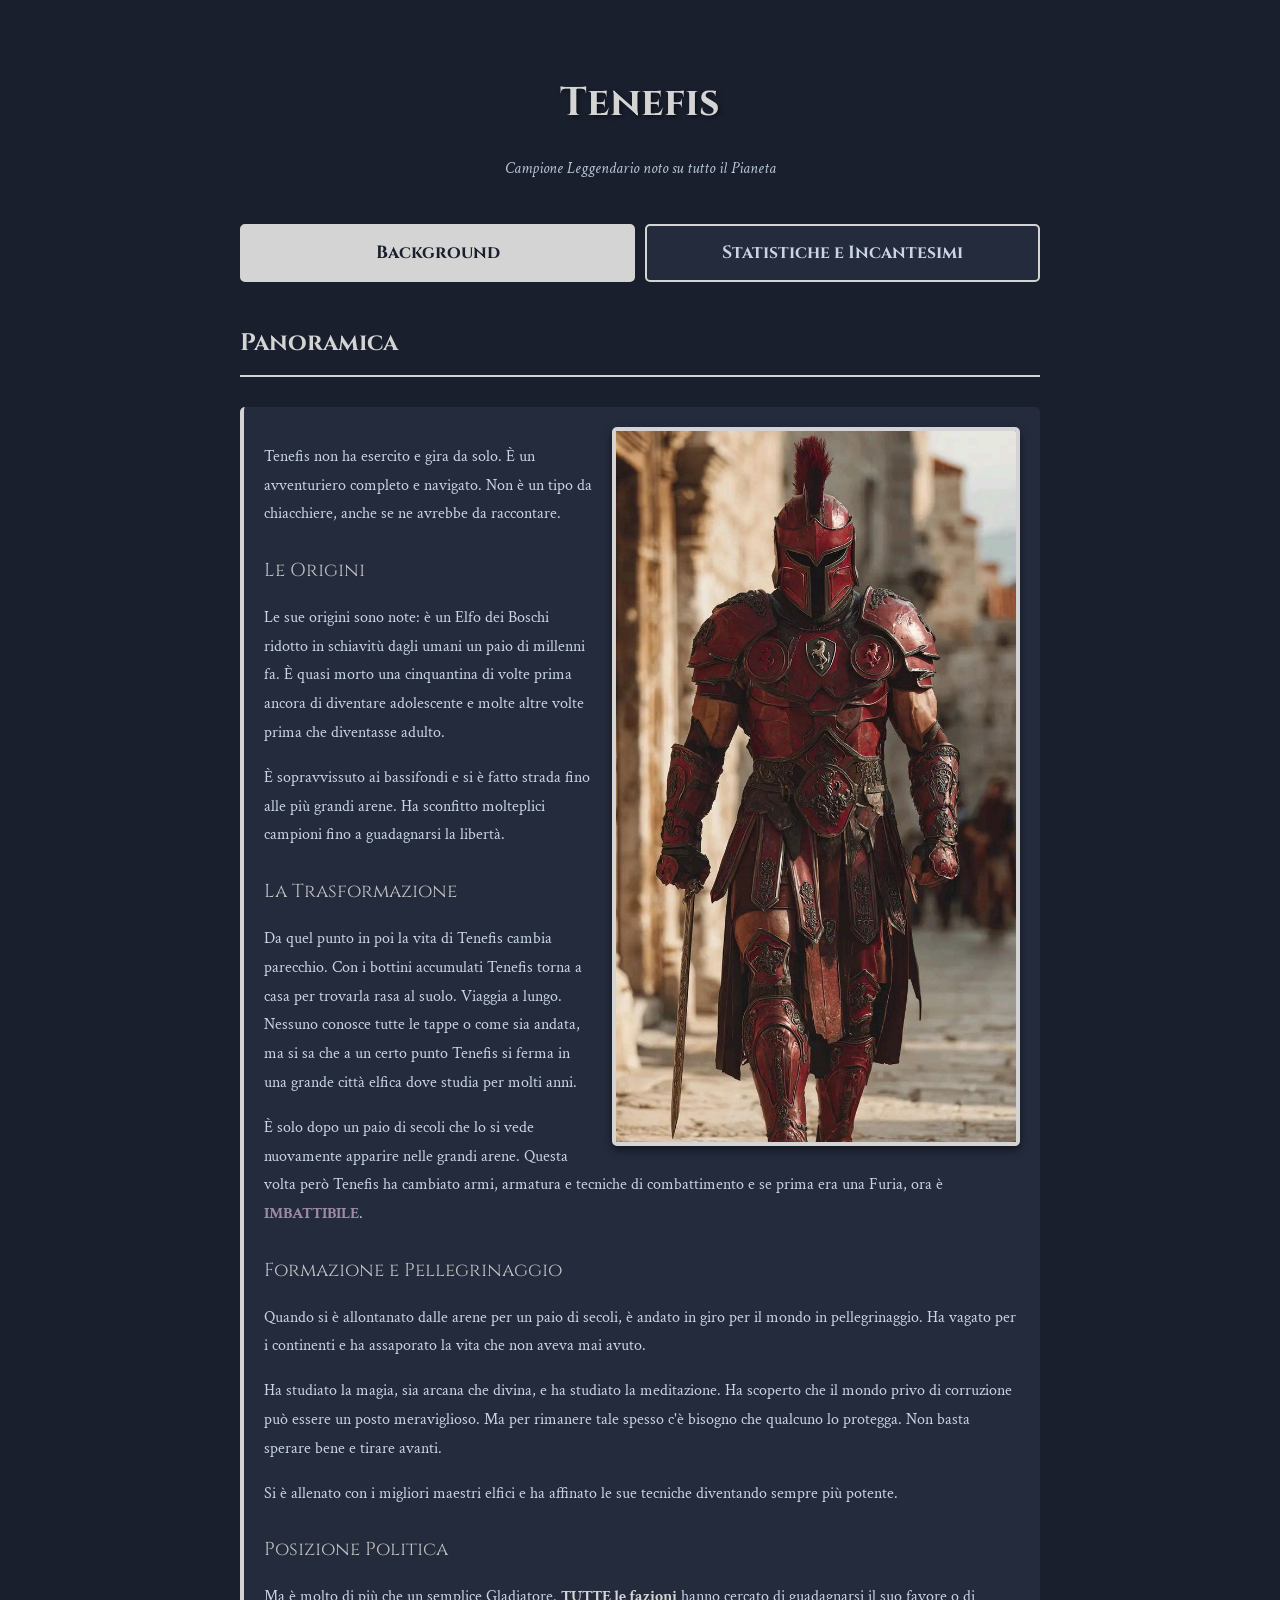
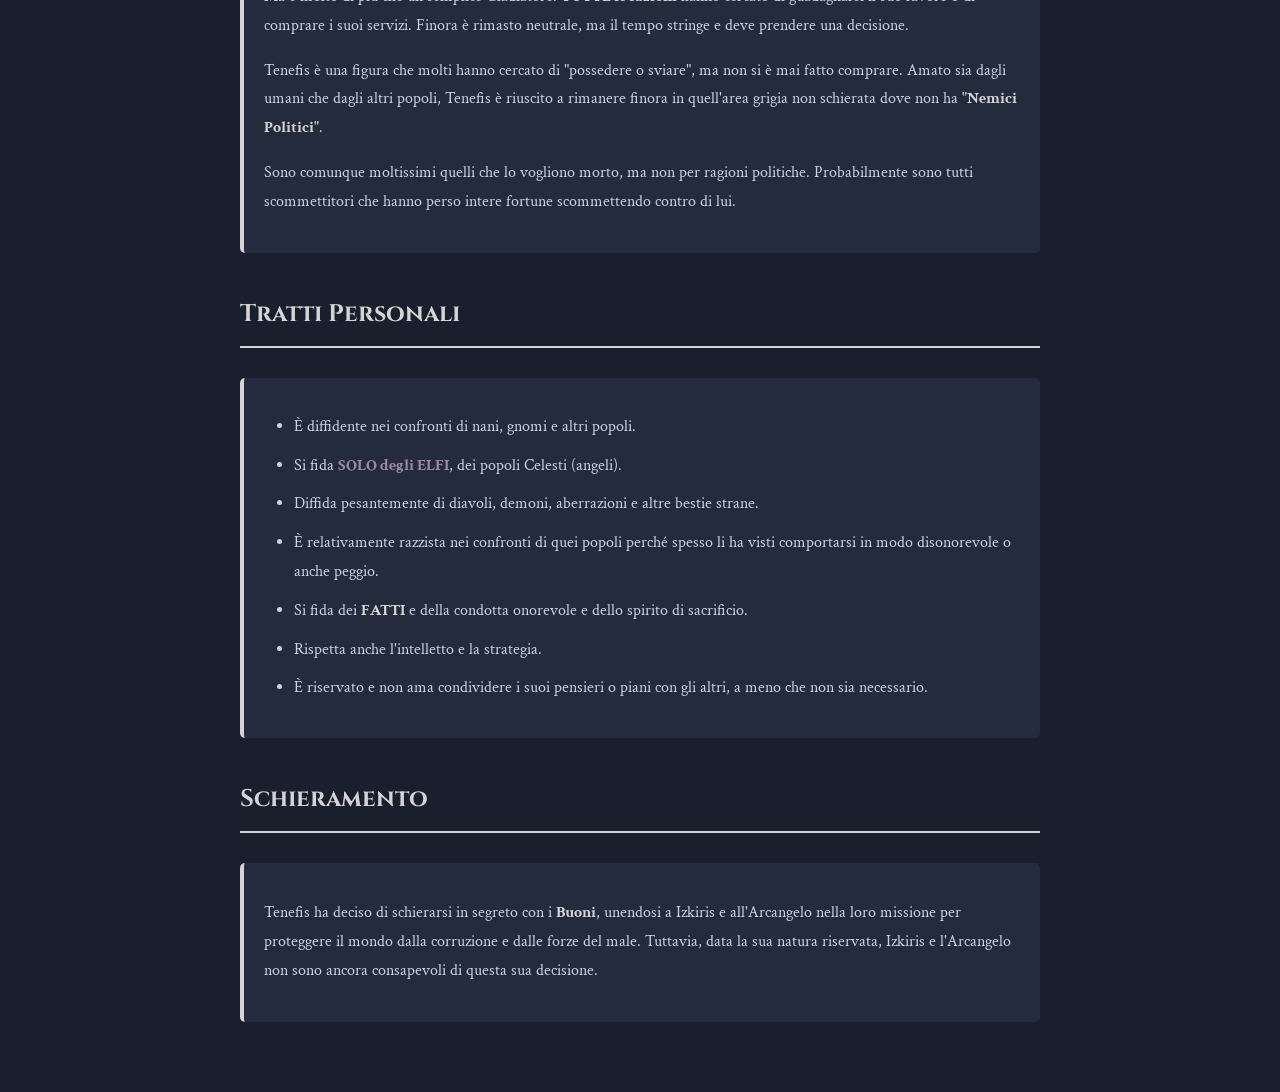
<file: dnd-character/dnd-character.html>
<!DOCTYPE html>
<html lang="it">
<head>
    <meta charset="UTF-8">
    <meta name="viewport" content="width=device-width, initial-scale=1.0">
    <title>Personaggio - Tenefis</title>
    <link rel="preconnect" href="https://fonts.googleapis.com">
    <link rel="preconnect" href="https://fonts.gstatic.com" crossorigin>
    <link href="https://fonts.googleapis.com/css2?family=Cinzel:wght@400;700&family=Crimson+Text:ital,wght@0,400;0,600;1,400&display=swap" rel="stylesheet">
    <style>
        body {
            font-family: 'Crimson Text', serif;
            max-width: 800px;
            margin: 0 auto;
            padding: 40px 20px;
            background-color: #1a1f2e;
            color: #c8d4e6;
            line-height: 1.8;
        }

        h1 {
            color: #d4d4d4;
            text-align: center;
            font-size: 2.5em;
            margin-bottom: 10px;
            text-shadow: 2px 2px 4px rgba(0, 0, 0, 0.5);
            font-family: 'Cinzel', serif;
            font-weight: 700;
        }

        .subtitle {
            text-align: center;
            color: #b8c8d8;
            font-style: italic;
            margin-bottom: 40px;
        }

        h2 {
            color: #d4d4d4;
            border-bottom: 2px solid #d4d4d4;
            padding-bottom: 10px;
            margin-top: 40px;
            font-family: 'Cinzel', serif;
            font-weight: 700;
        }

        h3 {
            color: #c0c0c0;
            margin-top: 25px;
            margin-bottom: 15px;
            font-family: 'Cinzel', serif;
            font-weight: 400;
        }

        .highlight {
            color: #d4d4d4;
            font-weight: bold;
        }

        .secret-section {
            background-color: #242b3d;
            border-left: 4px solid #c9a227;
            padding: 20px;
            margin: 30px 0;
            border-radius: 5px;
        }

        .secret-title {
            color: #c9a227;
            font-weight: bold;
            margin-bottom: 15px;
        }

        .choice {
            margin: 15px 0;
            padding: 10px;
            background-color: #2d354a;
            border-radius: 5px;
        }

        .choice-title {
            color: #c0c0c0;
            font-weight: bold;
        }

        .trait-section {
            background-color: #242b3d;
            border-left: 4px solid #d4d4d4;
            padding: 20px;
            margin: 30px 0;
            border-radius: 5px;
        }

        ul {
            margin: 15px 0;
            padding-left: 30px;
        }

        li {
            margin: 10px 0;
        }

        .emphasis {
            color: #9c8aa5;
            font-weight: bold;
        }

        .portrait {
            float: right;
            margin: 0 0 20px 20px;
            max-width: 400px;
            border: 4px solid #d4d4d4;
            border-radius: 5px;
            box-shadow: 0 4px 8px rgba(0, 0, 0, 0.5);
        }

        .tab-container {
            margin-top: 30px;
        }

        .tab-buttons {
            display: flex;
            gap: 10px;
            margin-bottom: 20px;
        }

        .tab-button {
            flex: 1;
            padding: 15px 20px;
            background-color: #242b3d;
            color: #c8d4e6;
            border: 2px solid #d4d4d4;
            border-radius: 5px;
            cursor: pointer;
            font-family: 'Cinzel', serif;
            font-weight: 700;
            font-size: 1.1em;
            transition: all 0.3s ease;
        }

        .tab-button:hover {
            background-color: #2d354a;
        }

        .tab-button.active {
            background-color: #d4d4d4;
            color: #1a1f2e;
        }

        .tab-content {
            display: none;
        }

        .tab-content.active {
            display: block;
        }

        .stats-subsections {
            display: flex;
            gap: 20px;
            margin-top: 20px;
            align-items: stretch;
        }

        .stats-subsection {
            flex: 1;
            display: flex;
            flex-direction: column;
        }

        .stats-subsection .trait-section {
            height: 100%;
            display: flex;
            flex-direction: column;
        }

        .spell-tabs {
            display: flex;
            flex-wrap: wrap;
            gap: 10px;
            margin-bottom: 20px;
        }

        .spell-tab-button {
            flex: 1;
            min-width: 150px;
            padding: 10px 15px;
            background-color: #242b3d;
            color: #c8d4e6;
            border: 2px solid #d4d4d4;
            border-radius: 5px;
            cursor: pointer;
            font-family: 'Cinzel', serif;
            font-weight: 700;
            font-size: 0.9em;
            transition: all 0.3s ease;
        }

        .spell-tab-button:hover {
            background-color: #2d354a;
        }

        .spell-tab-button.active {
            background-color: #d4d4d4;
            color: #1a1f2e;
        }

        .spell-content {
            display: none;
        }

        .spell-content.active {
            display: block;
        }

        .spell-cards {
            display: grid;
            grid-template-columns: repeat(2, 1fr);
            gap: 20px;
        }

        .spell-card {
            background-color: #242b3d;
            border: 2px solid #d4d4d4;
            border-radius: 5px;
            padding: 20px;
        }

        .spell-level {
            color: #c9a227;
            font-weight: bold;
            margin-bottom: 10px;
            font-family: 'Cinzel', serif;
        }

        .spell-name {
            color: #d4d4d4;
            font-weight: bold;
            font-size: 1.2em;
            margin-bottom: 10px;
            font-family: 'Cinzel', serif;
        }

        .spell-description {
            color: #c8d4e6;
            line-height: 1.6;
        }

        @media (max-width: 768px) {
            .portrait {
                float: none;
                margin: 0 auto 30px auto;
                display: block;
                max-width: 100%;
            }

            .tab-buttons {
                flex-direction: column;
            }

            .stats-subsections {
                flex-direction: column;
            }

            .spell-tabs {
                flex-direction: column;
            }

            .spell-cards {
                grid-template-columns: 1fr;
            }

            body {
                padding: 20px 15px;
            }

            h1 {
                font-size: 2em;
            }

            h2 {
                font-size: 1.5em;
            }
        }
    </style>
</head>
<body>
<h1>Tenefis</h1>
<p class="subtitle">Campione Leggendario noto su tutto il Pianeta</p>

<div class="tab-container">
    <div class="tab-buttons">
        <button class="tab-button active" onclick="showTab('background')">Background</button>
        <button class="tab-button" onclick="showTab('stats')">Statistiche e Incantesimi</button>
    </div>

    <div id="background" class="tab-content active">
        <h2>Panoramica</h2>

        <div class="trait-section">
            <img src="character-pic.jpg" alt="Portrait di Tenefis" class="portrait">
            <p>Tenefis non ha esercito e gira da solo. È un avventuriero completo e navigato. Non è un tipo da chiacchiere,
                anche se ne avrebbe da raccontare.</p>

            <h3>Le Origini</h3>
            <p>Le sue origini sono note: è un Elfo dei Boschi ridotto in schiavitù dagli umani un paio di millenni fa. È quasi
                morto una cinquantina di volte prima ancora di diventare adolescente e molte altre volte prima che diventasse
                adulto.</p>

            <p>È sopravvissuto ai bassifondi e si è fatto strada fino alle più grandi arene. Ha sconfitto molteplici campioni
                fino a guadagnarsi la libertà.</p>

            <h3>La Trasformazione</h3>
            <p>Da quel punto in poi la vita di Tenefis cambia parecchio. Con i bottini accumulati Tenefis torna a casa per
                trovarla rasa al suolo. Viaggia a lungo. Nessuno conosce tutte le tappe o come sia andata, ma si sa che a un
                certo punto Tenefis si ferma in una grande città elfica dove studia per molti anni.</p>

            <p>È solo dopo un paio di secoli che lo si vede nuovamente apparire nelle grandi arene. Questa volta però Tenefis ha
                cambiato armi, armatura e tecniche di combattimento e se prima era una Furia, ora è <span class="emphasis">IMBATTIBILE</span>.
            </p>

            <h3>Formazione e Pellegrinaggio</h3>
            <p>Quando si è allontanato dalle arene per un paio di secoli, è andato in giro per il mondo in pellegrinaggio. Ha
                vagato per i continenti e ha assaporato la vita che non aveva mai avuto.</p>

            <p>Ha studiato la magia, sia arcana che divina, e ha studiato la meditazione. Ha scoperto che il mondo privo di
                corruzione può essere un posto meraviglioso. Ma per rimanere tale spesso c'è bisogno che qualcuno lo protegga.
                Non basta sperare bene e tirare avanti.</p>

            <p>Si è allenato con i migliori maestri elfici e ha affinato le sue tecniche diventando sempre più potente.</p>

            <h3>Posizione Politica</h3>
            <p>Ma è molto di più che un semplice Gladiatore. <span class="highlight">TUTTE le fazioni</span> hanno cercato di
                guadagnarsi il suo favore o di comprare i suoi servizi. Finora è rimasto neutrale, ma il tempo stringe e deve
                prendere una decisione.</p>

            <p>Tenefis è una figura che molti hanno cercato di "possedere o sviare", ma non si è mai fatto comprare. Amato sia
                dagli umani che dagli altri popoli, Tenefis è riuscito a rimanere finora in quell'area grigia non schierata dove
                non ha <span class="highlight">"Nemici Politici"</span>.</p>

            <p>Sono comunque moltissimi quelli che lo vogliono morto, ma non per ragioni politiche. Probabilmente sono tutti
                scommettitori che hanno perso intere fortune scommettendo contro di lui.</p>
        </div>

        <h2>Tratti Personali</h2>

        <div class="trait-section">
            <ul>
                <li>È diffidente nei confronti di nani, gnomi e altri popoli.</li>
                <li>Si fida <span class="emphasis">SOLO degli ELFI</span>, dei popoli Celesti (angeli).</li>
                <li>Diffida pesantemente di diavoli, demoni, aberrazioni e altre bestie strane.</li>
                <li>È relativamente razzista nei confronti di quei popoli perché spesso li ha visti comportarsi in modo
                    disonorevole o anche peggio.
                </li>
                <li>Si fida dei <span class="highlight">FATTI</span> e della condotta onorevole e dello spirito di sacrificio.
                </li>
                <li>Rispetta anche l'intelletto e la strategia.</li>
                <li>È riservato e non ama condividere i suoi pensieri o piani con gli altri, a meno che non sia necessario.</li>
            </ul>
        </div>

        <h2>Schieramento</h2>

        <div class="trait-section">
            <p>Tenefis ha deciso di schierarsi in segreto con i <span class="highlight">Buoni</span>, unendosi a Izkiris e
                all'Arcangelo nella loro missione per proteggere il mondo dalla corruzione e dalle forze del male. Tuttavia,
                data la sua natura riservata, Izkiris e l'Arcangelo non sono ancora consapevoli di questa sua
                decisione.</p>
        </div>
    </div>

    <div id="stats" class="tab-content">
        <h2>Statistiche</h2>

        <div class="stats-subsections">
            <div class="stats-subsection">
                <div class="trait-section">
                    <h3>Info Personaggio</h3>
                    <ul>
                        <li><span class="highlight">Classe:</span> [Inserisci classe]</li>
                        <li><span class="highlight">Livello:</span> [Inserisci livello]</li>
                        <li><span class="highlight">Razza:</span> Elfo dei Boschi</li>
                        <li><span class="highlight">Allineamento:</span> [Inserisci allineamento]</li>
                        <li><span class="highlight">Punti Vita (HP):</span> [Inserisci HP]</li>
                        <li><span class="highlight">Classe Armatura (AC):</span> [Inserisci AC]</li>
                        <li><span class="highlight">Velocità:</span> [Inserisci velocità]</li>
                    </ul>
                </div>
            </div>

            <div class="stats-subsection">
                <div class="trait-section">
                    <h3>Attributi</h3>
                    <ul>
                        <li><span class="highlight">Forza (STR):</span> [Inserisci valore]</li>
                        <li><span class="highlight">Destrezza (DEX):</span> [Inserisci valore]</li>
                        <li><span class="highlight">Costituzione (CON):</span> [Inserisci valore]</li>
                        <li><span class="highlight">Intelligenza (INT):</span> [Inserisci valore]</li>
                        <li><span class="highlight">Saggezza (WIS):</span> [Inserisci valore]</li>
                        <li><span class="highlight">Carisma (CHA):</span> [Inserisci valore]</li>
                    </ul>
                </div>
            </div>

            <div class="stats-subsection">
                <div class="trait-section">
                    <h3>Competenze</h3>
                    <ul>
                        <li><span class="highlight">Tiri Salvezza:</span> [Inserisci tiri salvezza]</li>
                        <li><span class="highlight">Abilità:</span> [Inserisci abilità]</li>
                        <li><span class="highlight">Armi:</span> [Inserisci armi]</li>
                        <li><span class="highlight">Armature:</span> [Inserisci armature]</li>
                    </ul>
                </div>
            </div>
        </div>

        <h2>Incantesimi</h2>

        <div class="trait-section">
            <div class="spell-tabs">
                <button class="spell-tab-button active" onclick="showSpellTab('offensive')">OFFENSIVE E DEBUFF</button>
                <button class="spell-tab-button" onclick="showSpellTab('defensive')">DIFENSIVE E SCHERMATURA</button>
                <button class="spell-tab-button" onclick="showSpellTab('stealth')">FURTIVITÀ E INFILTRAZIONE</button>
                <button class="spell-tab-button" onclick="showSpellTab('strategy')">CONTROLLO TATTICO E STRATEGIA</button>
            </div>

            <div id="offensive" class="spell-content active">
                <p>Magia usata come estensione della lama per abbattere i bersagli nei duelli o debilitarli.</p>
                <div class="spell-cards">
                    <div class="spell-card">
                        <div class="spell-level">LIVELLO 0</div>
                        <div class="spell-name">Mitraglia di Scintille (Jolt)</div>
                        <div class="spell-description">Per dare una scossa rapida a un nemico corazzato senza consumare slot, interrompendo la sua concentrazione.</div>
                    </div>
                    <div class="spell-card">
                        <div class="spell-level">LIVELLO 0</div>
                        <div class="spell-name">Tocco di Affaticamento</div>
                        <div class="spell-description">Nei primi round di un corpo a corpo. Applica penalità a Forza e Destrezza del nemico per tutta la durata del duello.</div>
                    </div>
                    <div class="spell-card">
                        <div class="spell-level">LIVELLO 1</div>
                        <div class="spell-name">Colpo Accurato (True Strike)</div>
                        <div class="spell-description">Un attimo prima di sferrare un attacco decisivo che DEVE andare a segno, ignorando nebbia o occultamento.</div>
                    </div>
                    <div class="spell-card">
                        <div class="spell-level">LIVELLO 2</div>
                        <div class="spell-name">Tocco Gelido (Frigid Touch)</div>
                        <div class="spell-description">Contro avversari rapidi. Infligge danni da freddo e rende il bersaglio "barcollando" senza Tiro Salvezza.</div>
                    </div>
                    <div class="spell-card">
                        <div class="spell-level">LIVELLO 3</div>
                        <div class="spell-name">Stoccata Vampirica (Vampiric Touch)</div>
                        <div class="spell-description">A metà scontro, quando i tuoi punti ferita scendono. Ruba vitalità al nemico per curarti mentre colpisci.</div>
                    </div>
                    <div class="spell-card">
                        <div class="spell-level">LIVELLO 6</div>
                        <div class="spell-name">Disintegrazione</div>
                        <div class="spell-description">Contro il boss dotato di moltissimi punti ferita, o contro costrutti e creature immuni ai normali attacchi fisici.</div>
                    </div>
                    <div class="spell-card">
                        <div class="spell-level">LIVELLO 7</div>
                        <div class="spell-name">Parola del Potere, Accecare</div>
                        <div class="spell-description">Contro un letale combattente. Se ha meno di 200 PF viene accecato all'istante senza Tiro Salvezza.</div>
                    </div>
                    <div class="spell-card">
                        <div class="spell-level">LIVELLO 8</div>
                        <div class="spell-name">Orrido Avvizzimento</div>
                        <div class="spell-description">Quando pochi nemici provano a circondarti. Prosciuga i loro fluidi vitali in modo silenzioso e letale.</div>
                    </div>
                    <div class="spell-card">
                        <div class="spell-level">LIVELLO 9</div>
                        <div class="spell-name">Parola del Potere, Uccidere</div>
                        <div class="spell-description">Culmine del pragmatismo. Quando il bersaglio ha meno di 100 PF, pronunci una parola e lo giustizi all'istante, aggirando le difese.</div>
                    </div>
                </div>
            </div>

            <div id="defensive" class="spell-content">
                <p>Renderti un bersaglio impossibile da colpire, assorbendo i danni e neutralizzando le minacce.</p>
                <div class="spell-cards">
                    <div class="spell-card">
                        <div class="spell-level">LIVELLO 1</div>
                        <div class="spell-name">Scudo</div>
                        <div class="spell-description">Prima di ingaggiare nemici armati o maghi (blocca totalmente Dardo Incantato), aumentando la tua CA di +4.</div>
                    </div>
                    <div class="spell-card">
                        <div class="spell-level">LIVELLO 1</div>
                        <div class="spell-name">Armatura Magica</div>
                        <div class="spell-description">All'inizio della giornata. Fornisce protezione costante senza il peso o le penalità di un'armatura pesante.</div>
                    </div>
                    <div class="spell-card">
                        <div class="spell-level">LIVELLO 2</div>
                        <div class="spell-name">Immagine Speculare</div>
                        <div class="spell-description">All'inizio di un duello ravvicinato. Crea duplicati illusori di te per far fallire i colpi nemici.</div>
                    </div>
                    <div class="spell-card">
                        <div class="spell-level">LIVELLO 2</div>
                        <div class="spell-name">Sfocatura (Blur)</div>
                        <div class="spell-description">Scontri prolungati. I nemici hanno il 20% di probabilità di mancarti a prescindere dal loro tiro per colpire.</div>
                    </div>
                    <div class="spell-card">
                        <div class="spell-level">LIVELLO 3</div>
                        <div class="spell-name">Spostamento (Displacement)</div>
                        <div class="spell-description">Negli scontri più letali. La percentuale di fallimento dei nemici sale al 50% (sei fisicamente altrove rispetto a dove ti vedono).</div>
                    </div>
                    <div class="spell-card">
                        <div class="spell-level">LIVELLO 4</div>
                        <div class="spell-name">Pelle di Pietra</div>
                        <div class="spell-description">Quando sai che non potrai schivare tutti i colpi e devi assorbire i danni fisici (Riduzione del Danno 10/adamantio).</div>
                    </div>
                    <div class="spell-card">
                        <div class="spell-level">LIVELLO 6</div>
                        <div class="spell-name">Fuorviare (Mislead)</div>
                        <div class="spell-description">Quando vieni messo alle strette. Diventi invisibile e lasci una copia illusoria al tuo posto che continua a combattere.</div>
                    </div>
                    <div class="spell-card">
                        <div class="spell-level">LIVELLO 7</div>
                        <div class="spell-name">Deflettere Incantesimi</div>
                        <div class="spell-description">Contro incantatori insidiosi. Le magie mirate contro di te rimbalzano e colpiscono il mago che le ha lanciate.</div>
                    </div>
                    <div class="spell-card">
                        <div class="spell-level">LIVELLO 8</div>
                        <div class="spell-name">Vuoto Mentale (Mind Blank)</div>
                        <div class="spell-description">Sempre attivo ad alti livelli. Immune a letture del pensiero, divinazioni e costrizioni mentali. Nessuno può spiarti.</div>
                    </div>
                    <div class="spell-card">
                        <div class="spell-level">LIVELLO 9</div>
                        <div class="spell-name">Preveggenza (Foresight)</div>
                        <div class="spell-description">Prima di entrare in azione. Sesto senso assoluto: non puoi mai essere colto alla sprovvista, azzerando i vantaggi degli assassini.</div>
                    </div>
                </div>
            </div>

            <div id="stealth" class="spell-content">
                <p>Strumenti essenziali per un elfo dei boschi solitario che si muove oltre le linee nemiche.</p>
                <div class="spell-cards">
                    <div class="spell-card">
                        <div class="spell-level">LIVELLO 0</div>
                        <div class="spell-name">Suono Fantasma</div>
                        <div class="spell-description">Per distrarre una guardia isolata, creando rumori di passi o di armi in un corridoio laterale per farla allontanare.</div>
                    </div>
                    <div class="spell-card">
                        <div class="spell-level">LIVELLO 1</div>
                        <div class="spell-name">Caduta Morbida</div>
                        <div class="spell-description">Per infiltrare una fortezza calandosi dai tetti o per fuggire saltando nel vuoto nel silenzio più totale.</div>
                    </div>
                    <div class="spell-card">
                        <div class="spell-level">LIVELLO 2</div>
                        <div class="spell-name">Invisibilità</div>
                        <div class="spell-description">Per superare ronde di pattuglia, esplorare stanze sorvegliate o posizionarsi perfettamente prima di un'imboscata.</div>
                    </div>
                    <div class="spell-card">
                        <div class="spell-level">LIVELLO 3</div>
                        <div class="spell-name">Forma Gassosa</div>
                        <div class="spell-description">Quando trovi una porta sbarrata o condotti. Ti trasforma in nebbia permettendoti di infiltrare spazi fisicamente inaccessibili.</div>
                    </div>
                    <div class="spell-card">
                        <div class="spell-level">LIVELLO 4</div>
                        <div class="spell-name">Porta Dimensionale</div>
                        <div class="spell-description">Teletrasporto a corto raggio per superare istantaneamente mura difensive, fossati o trappole sensibili al movimento.</div>
                    </div>
                    <div class="spell-card">
                        <div class="spell-level">LIVELLO 5</div>
                        <div class="spell-name">Teletrasporto</div>
                        <div class="spell-description">Infiltrazione su scala globale, entri ed esci da intere regioni e basi operative nemiche senza lasciare tracce.</div>
                    </div>
                    <div class="spell-card">
                        <div class="spell-level">LIVELLO 6</div>
                        <div class="spell-name">Velo</div>
                        <div class="spell-description">Se l'infiltrazione richiede di camuffarsi tra i nemici (es. apparire come una delle guardie d'élite), cambiando anche l'aspetto dell'equipaggiamento.</div>
                    </div>
                    <div class="spell-card">
                        <div class="spell-level">LIVELLO 7</div>
                        <div class="spell-name">Transizione Eterea</div>
                        <div class="spell-description">Infiltrazione suprema. Diventi incorporeo e cammini attraverso i muri e i pavimenti, osservando i nemici senza interagire.</div>
                    </div>
                    <div class="spell-card">
                        <div class="spell-level">LIVELLO 8</div>
                        <div class="spell-name">Invisibilità di Massa</div>
                        <div class="spell-description">Per muovere una piccola squadra scelta di alleati insieme a te nel silenzio più totale.</div>
                    </div>
                </div>
            </div>

            <div id="strategy" class="spell-content">
                <p>Manipolare l'ambiente, alterare il tempo e isolare i bersagli per mantenere il controllo assoluto.</p>
                <div class="spell-cards">
                    <div class="spell-card">
                        <div class="spell-level">LIVELLO 0</div>
                        <div class="spell-name">Frastornare</div>
                        <div class="spell-description">Nel primo round di combattimento per bloccare il nemico più rapido, prendendo il controllo dell'iniziativa.</div>
                    </div>
                    <div class="spell-card">
                        <div class="spell-level">LIVELLO 1</div>
                        <div class="spell-name">Passo Veloce</div>
                        <div class="spell-description">Quando il campo è ampio e devi coprire distanze enormi in un attimo per raggiungere un bersaglio isolato nelle retrovie.</div>
                    </div>
                    <div class="spell-card">
                        <div class="spell-level">LIVELLO 2</div>
                        <div class="spell-name">Vedere Invisibilità</div>
                        <div class="spell-description">All'inizio di un'infiltrazione o di un duello se sospetti la presenza di assassini o esploratori invisibili.</div>
                    </div>
                    <div class="spell-card">
                        <div class="spell-level">LIVELLO 3</div>
                        <div class="spell-name">Velocità (Haste)</div>
                        <div class="spell-description">Sempre, all'inizio di ogni scontro importante. Aumenta attacchi, CA, riflessi e movimento. Il fulcro della strategia marziale.</div>
                    </div>
                    <div class="spell-card">
                        <div class="spell-level">LIVELLO 4</div>
                        <div class="spell-name">Metamorfosi (Polymorph)</div>
                        <div class="spell-description">Quando la forma elfica non basta e servono capacità fisiche di un'altra creatura (volare, scalare, sensi acuti).</div>
                    </div>
                    <div class="spell-card">
                        <div class="spell-level">LIVELLO 5</div>
                        <div class="spell-name">Muro di Forza</div>
                        <div class="spell-description">Quando i nemici sono troppi. Ne intrappoli metà dietro una barriera invisibile e indistruttibile, riducendo tutto a un duello gestibile.</div>
                    </div>
                    <div class="spell-card">
                        <div class="spell-level">LIVELLO 6</div>
                        <div class="spell-name">Dissolvi Magie Superiore</div>
                        <div class="spell-description">Mossa d'apertura contro un bersaglio pesantemente potenziato da magie. Azzera i piani nemici in un solo colpo.</div>
                    </div>
                    <div class="spell-card">
                        <div class="spell-level">LIVELLO 7</div>
                        <div class="spell-name">Gabbia di Forza</div>
                        <div class="spell-description">Neutralizza istantaneamente il pericolo maggiore (boss o mostro enorme) senza Tiro Salvezza, mentre ti occupi del resto.</div>
                    </div>
                    <div class="spell-card">
                        <div class="spell-level">LIVELLO 8</div>
                        <div class="spell-name">Momento di Prescienza</div>
                        <div class="spell-description">Quando la sorte del duello dipende da un singolo evento (un tiro per colpire decisivo o un Tiro Salvezza vitale).</div>
                    </div>
                    <div class="spell-card">
                        <div class="spell-level">LIVELLO 9</div>
                        <div class="spell-name">Fermare il Tempo (Time Stop)</div>
                        <div class="spell-description">Apice della mente strategica. Guadagni round per posizionarti, attivare le protezioni e colpire prima che capiscano cosa succede.</div>
                    </div>
                </div>
            </div>
        </div>
    </div>
</div>

<script>
    function showTab(tabId) {
        const tabContents = document.querySelectorAll('.tab-content');
        tabContents.forEach(content => {
            content.classList.remove('active');
        });

        const tabButtons = document.querySelectorAll('.tab-button');
        tabButtons.forEach(button => {
            button.classList.remove('active');
        });

        document.getElementById(tabId).classList.add('active');

        event.target.classList.add('active');
    }

    function showSpellTab(tabId) {
        const spellContents = document.querySelectorAll('.spell-content');
        spellContents.forEach(content => {
            content.classList.remove('active');
        });

        const spellTabButtons = document.querySelectorAll('.spell-tab-button');
        spellTabButtons.forEach(button => {
            button.classList.remove('active');
        });

        document.getElementById(tabId).classList.add('active');

        event.target.classList.add('active');
    }
</script>

</body>
</html>
</file>
